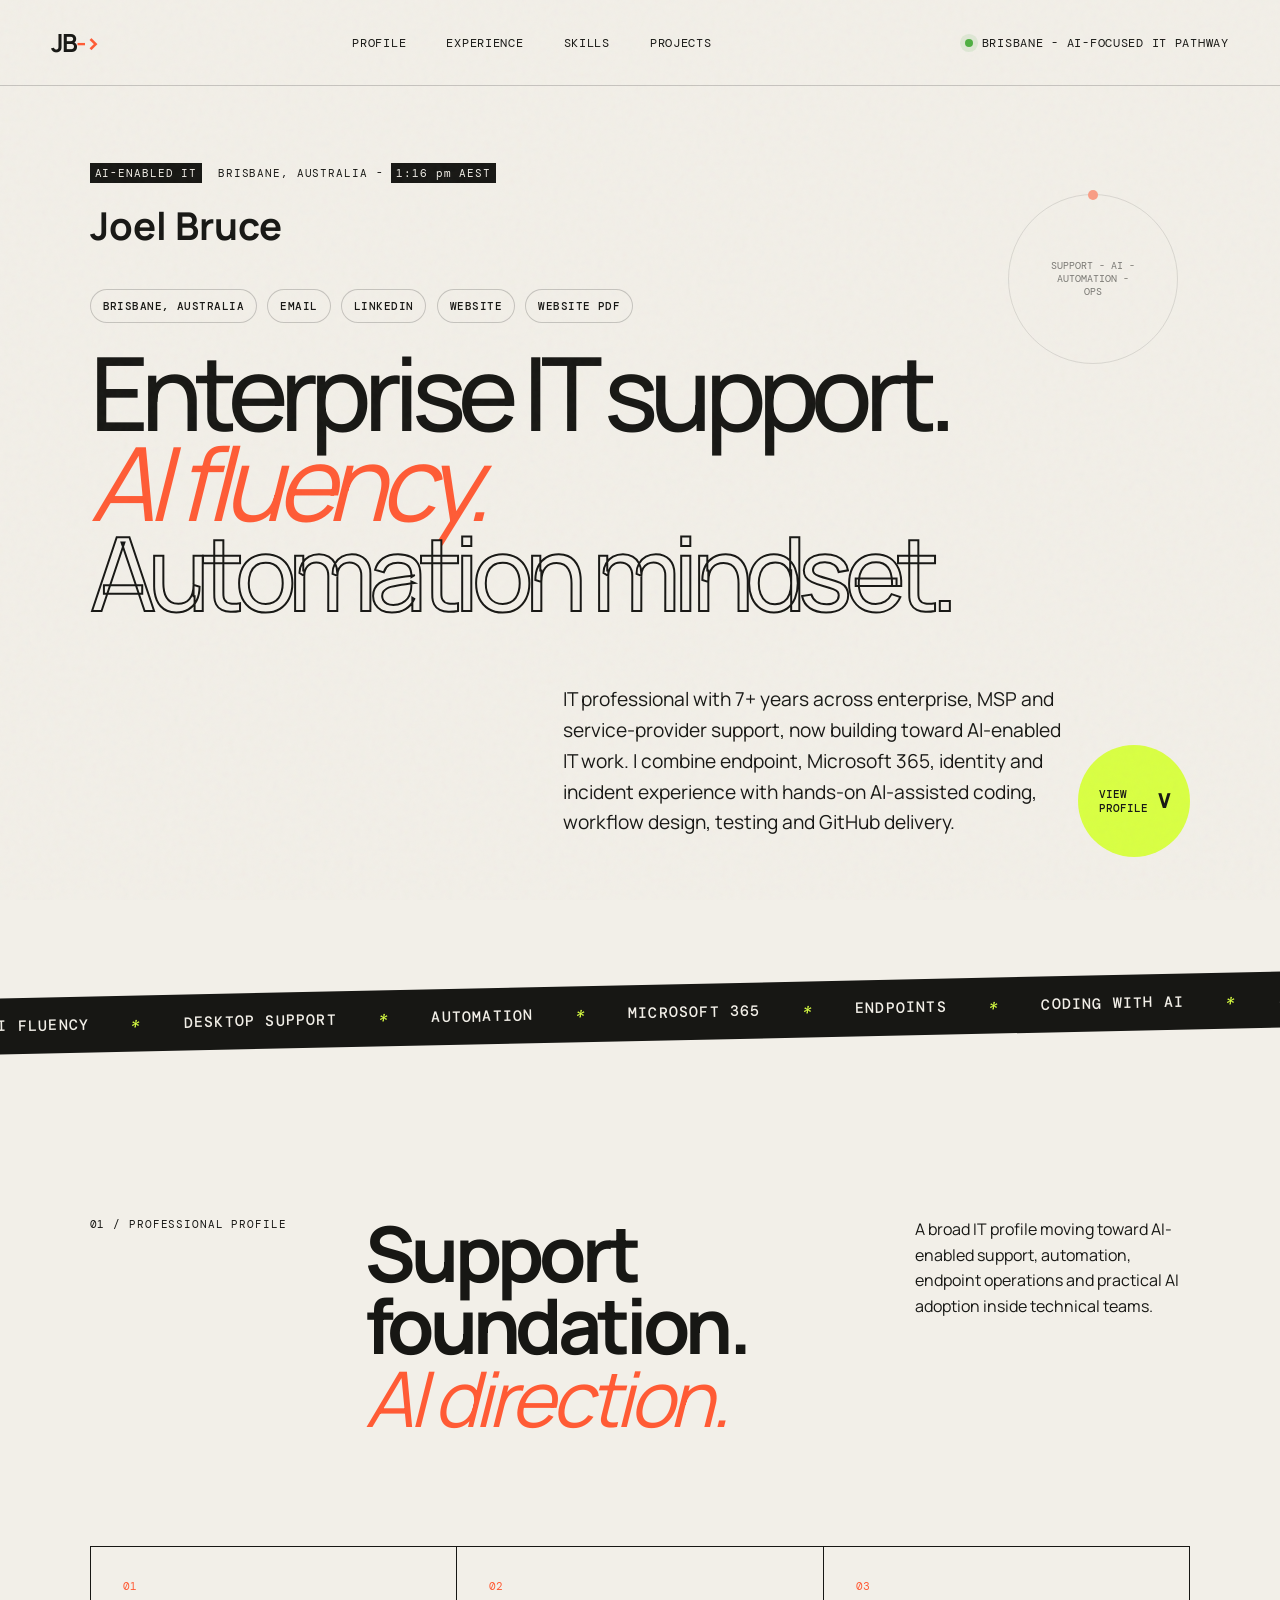
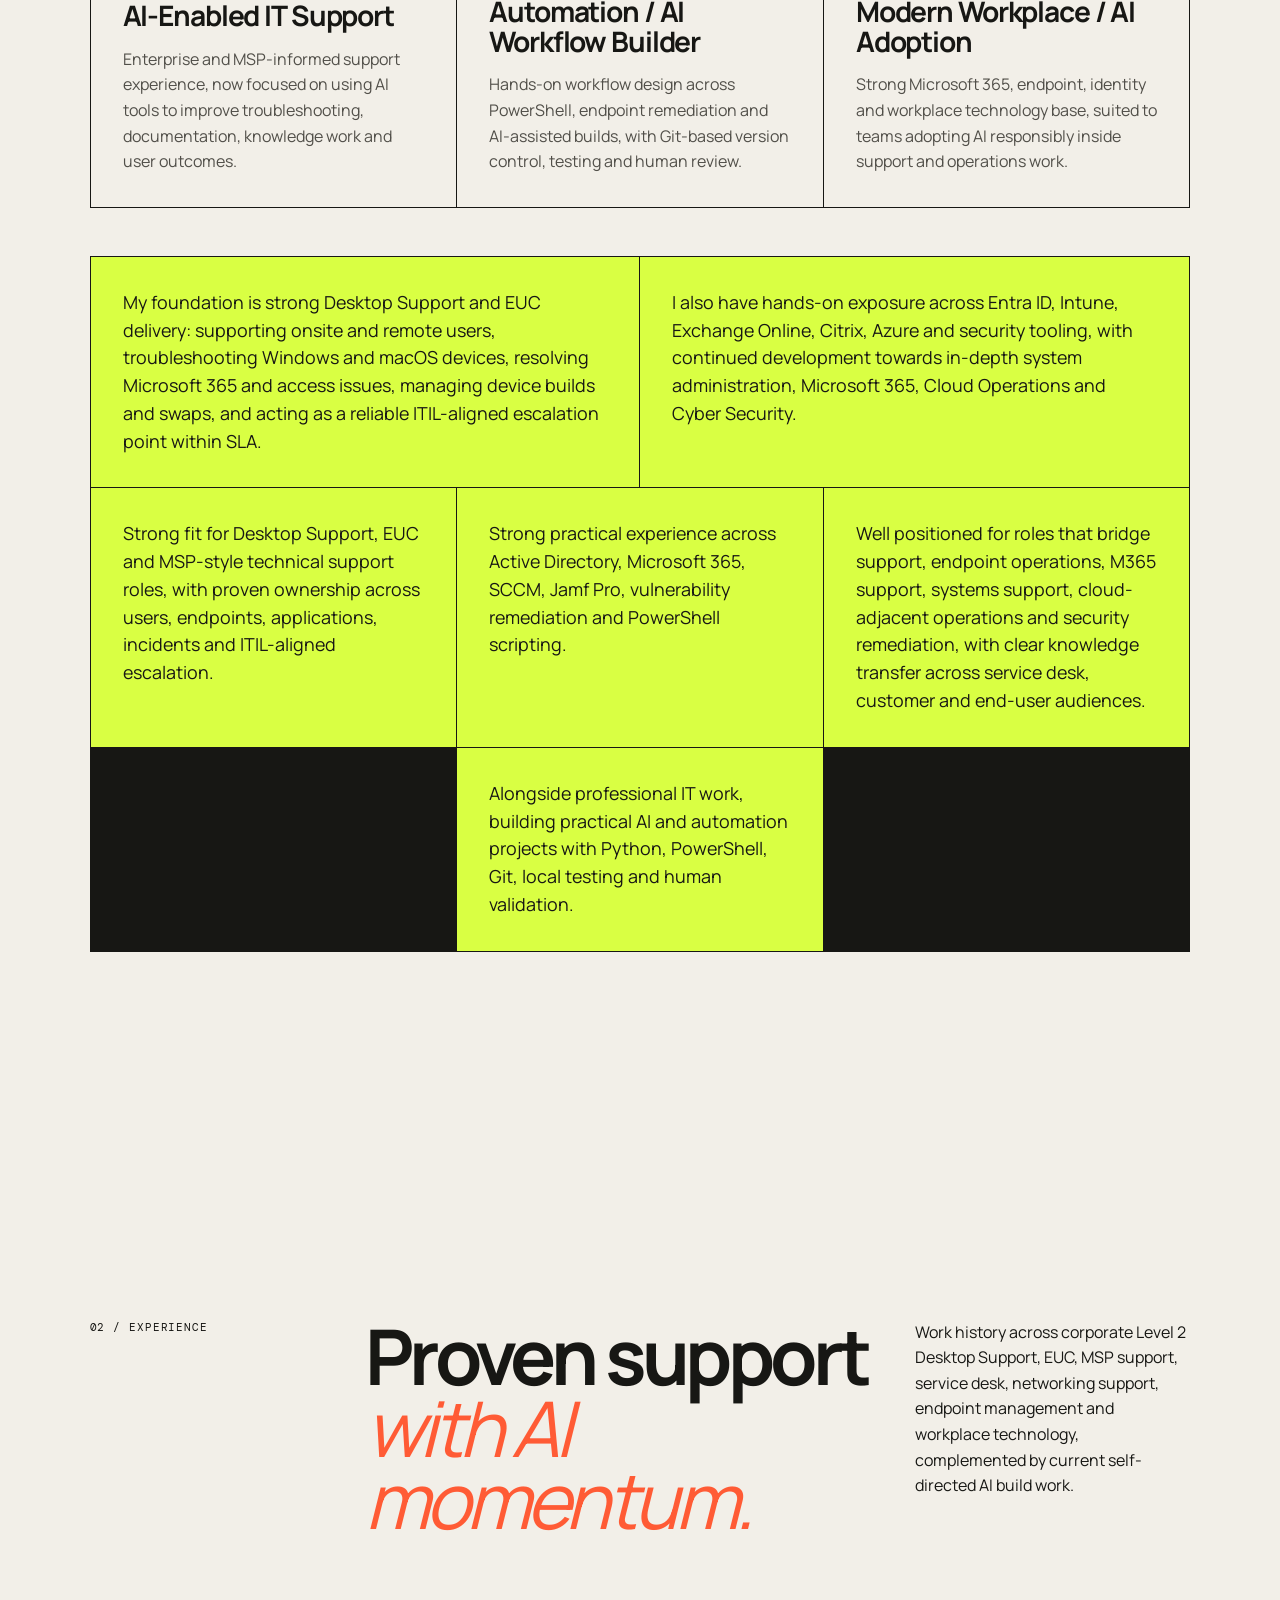
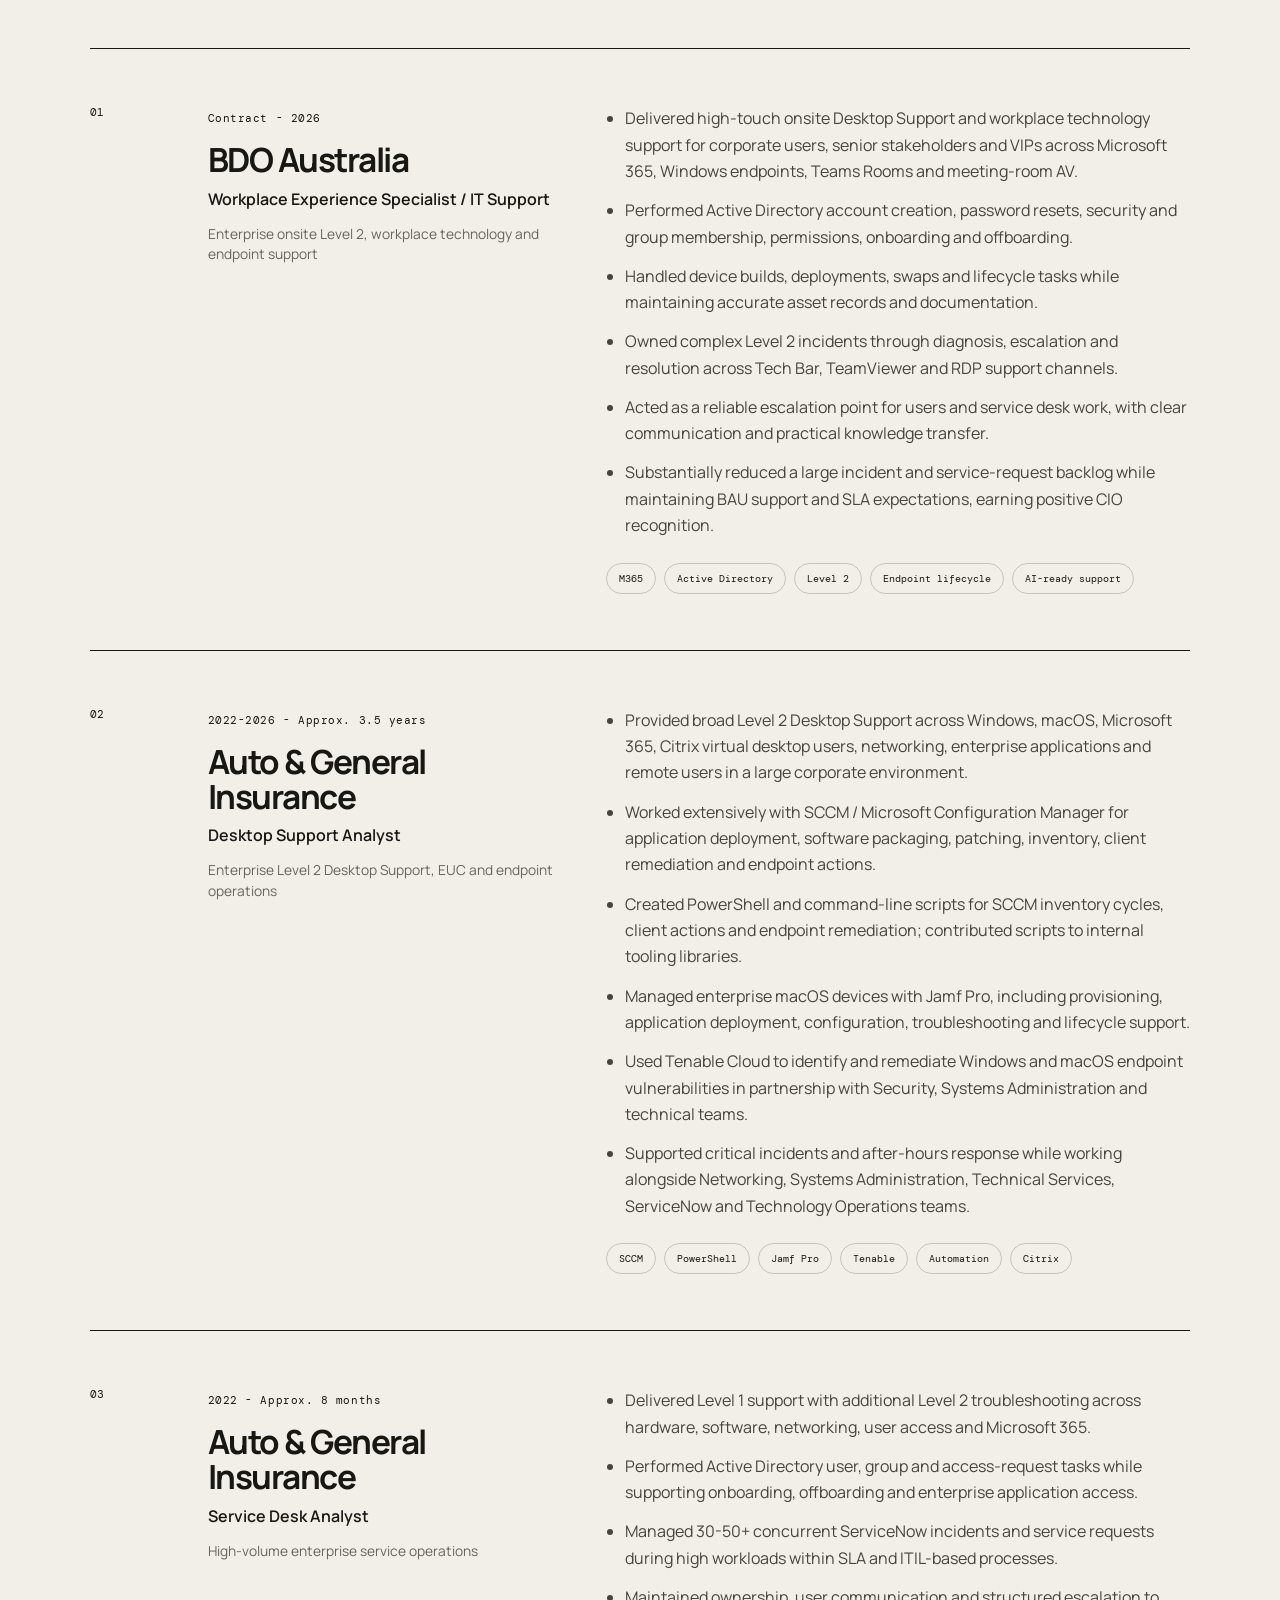
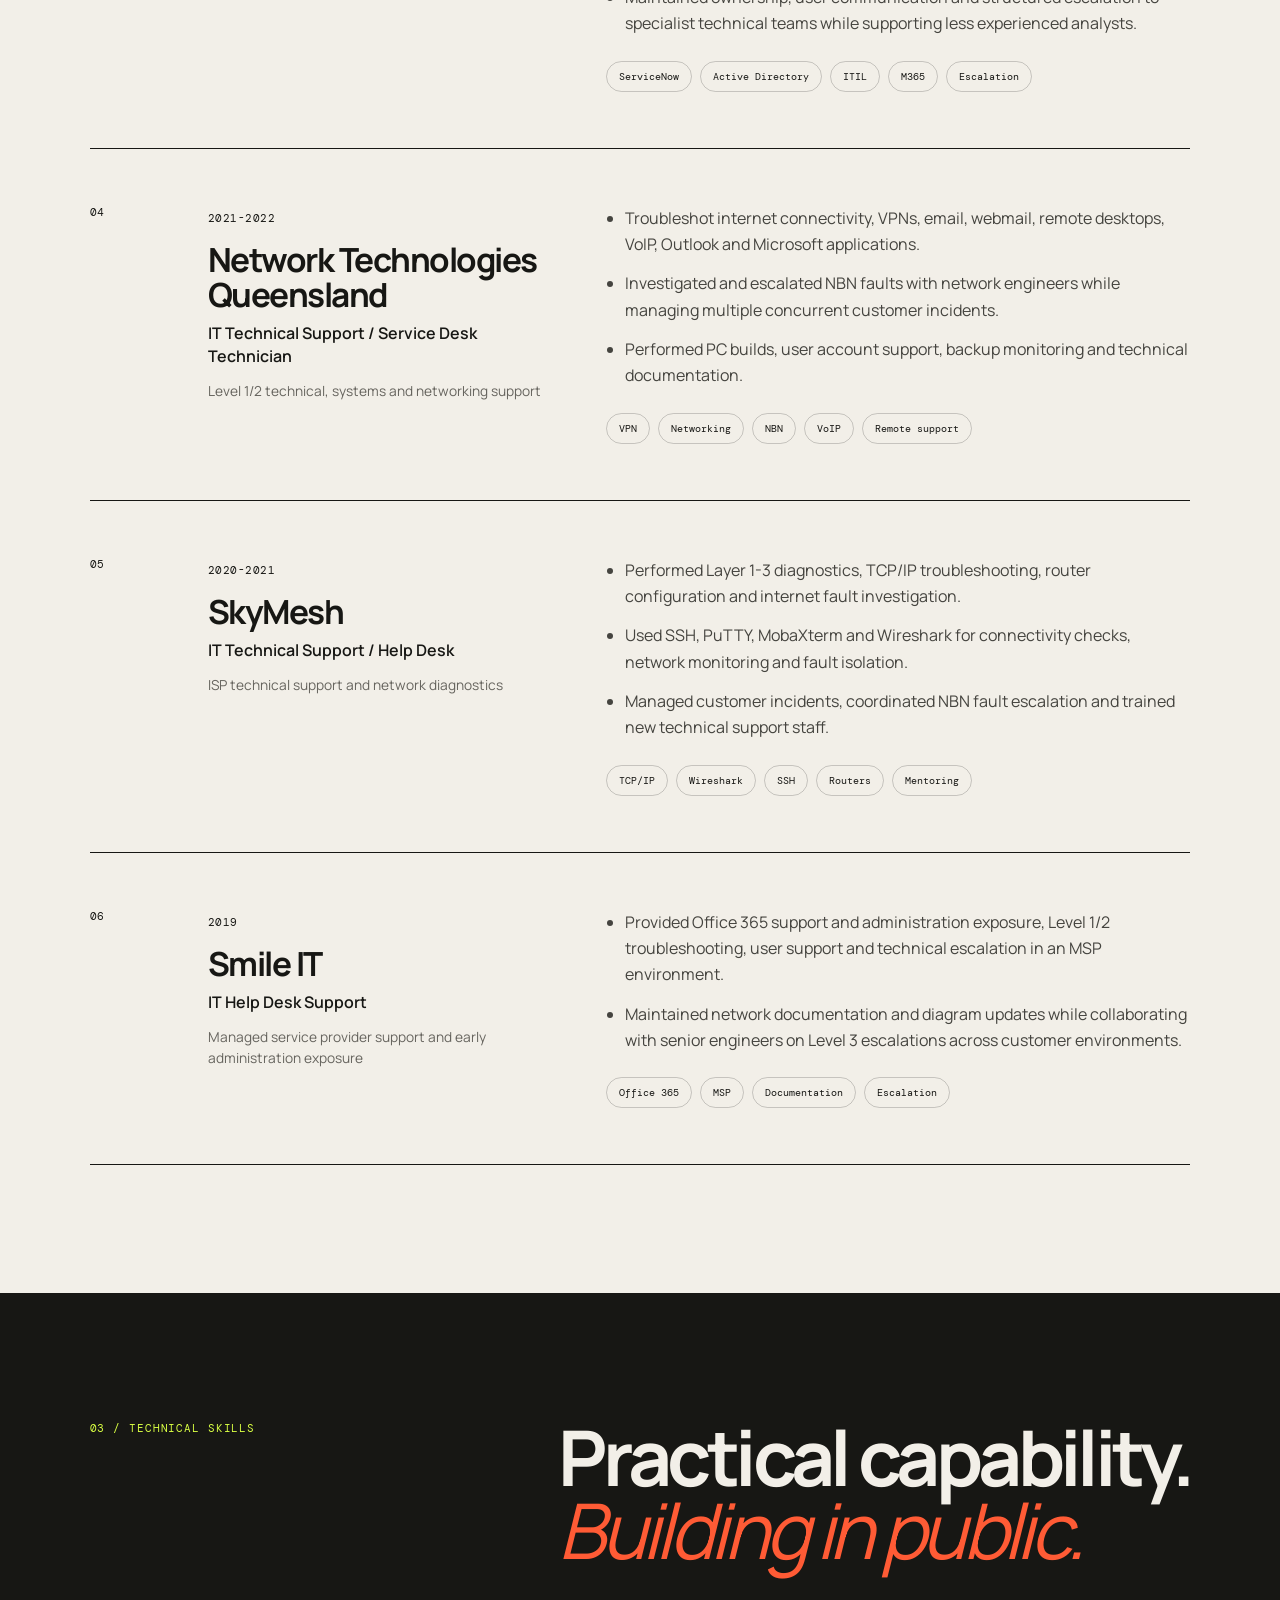
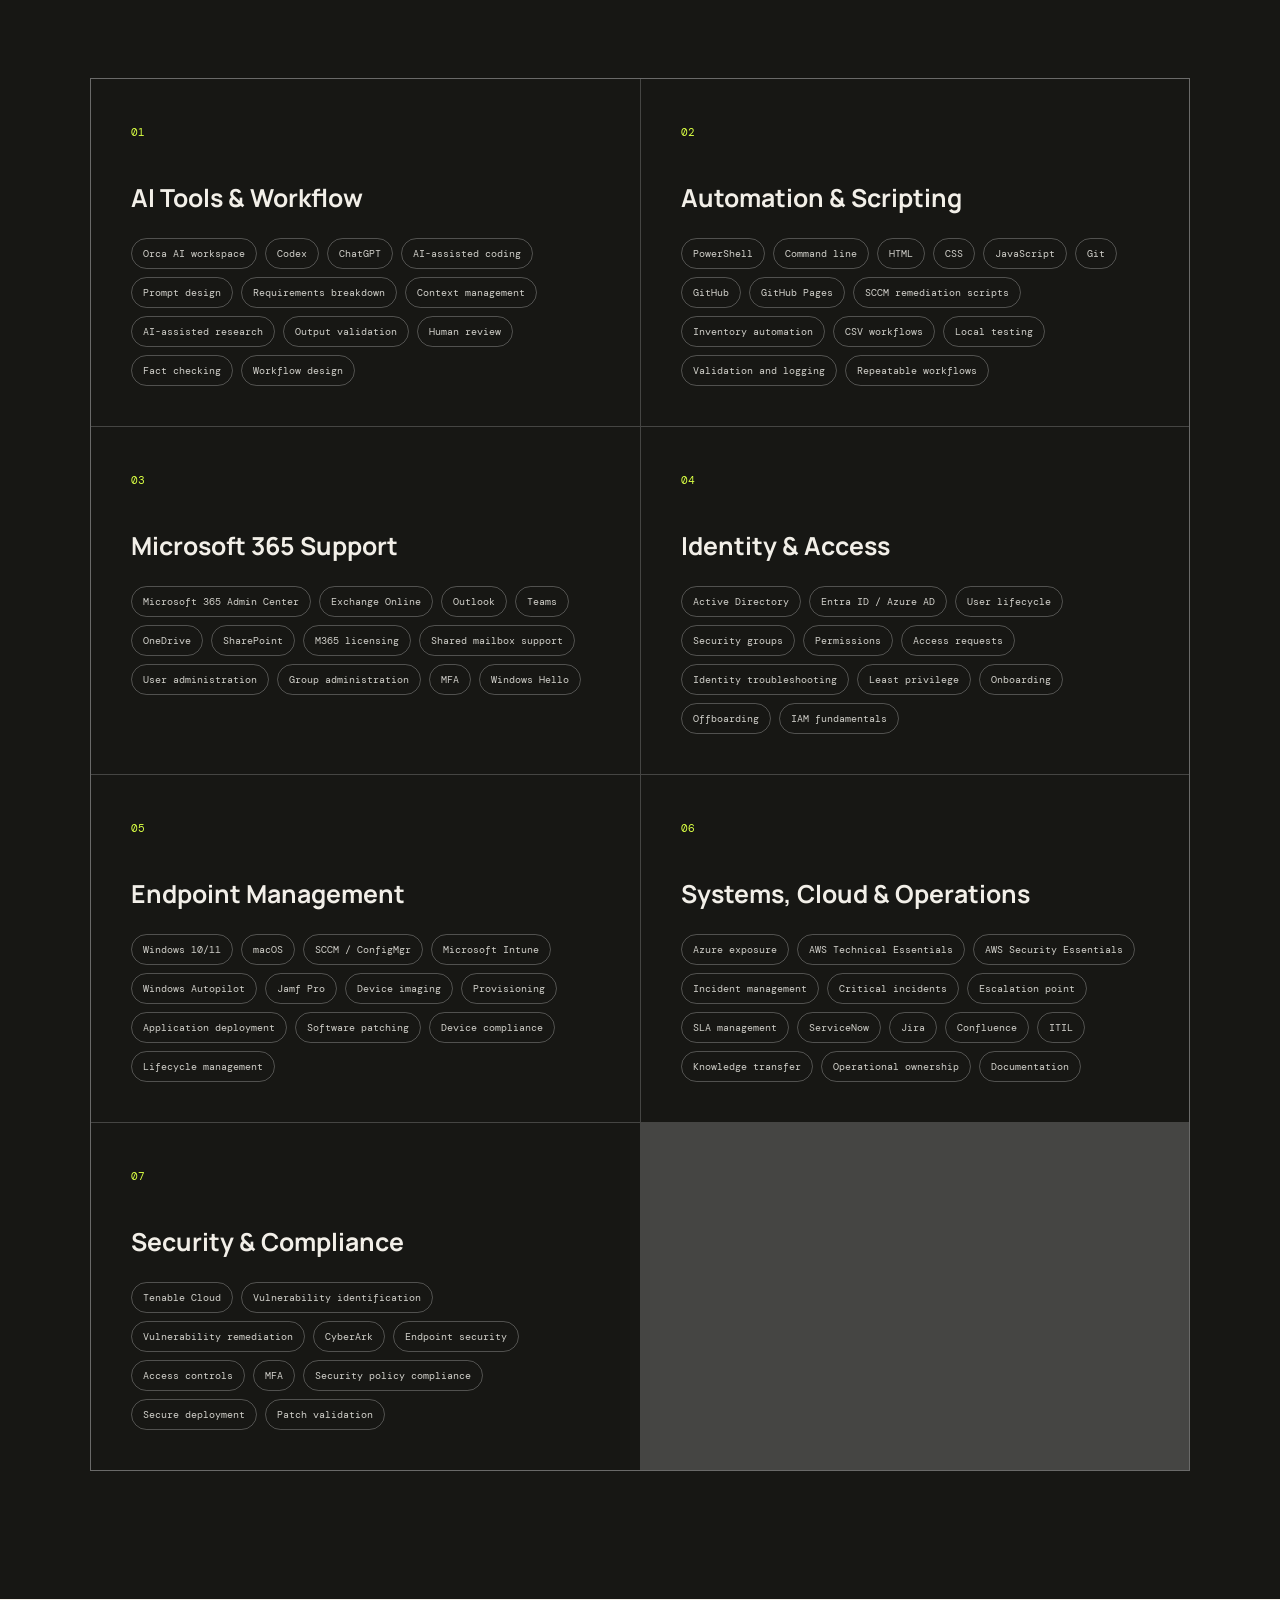
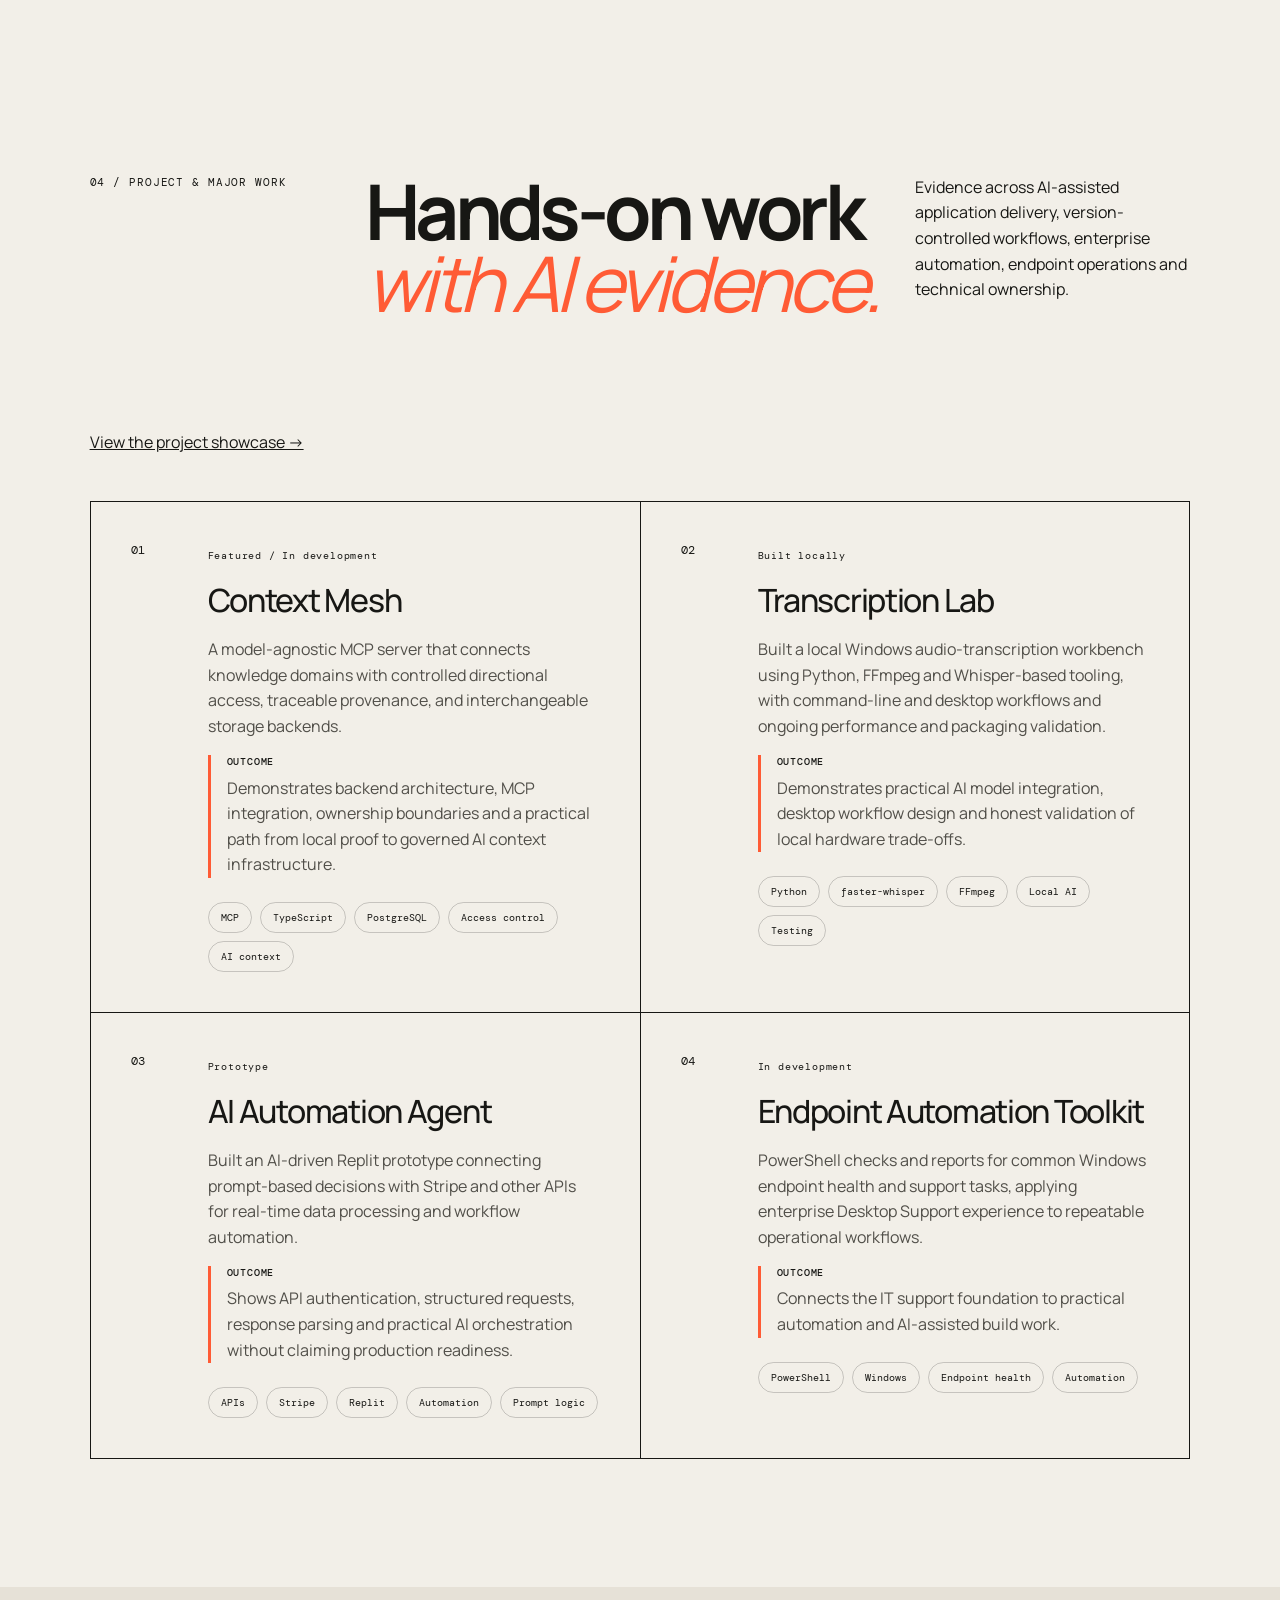
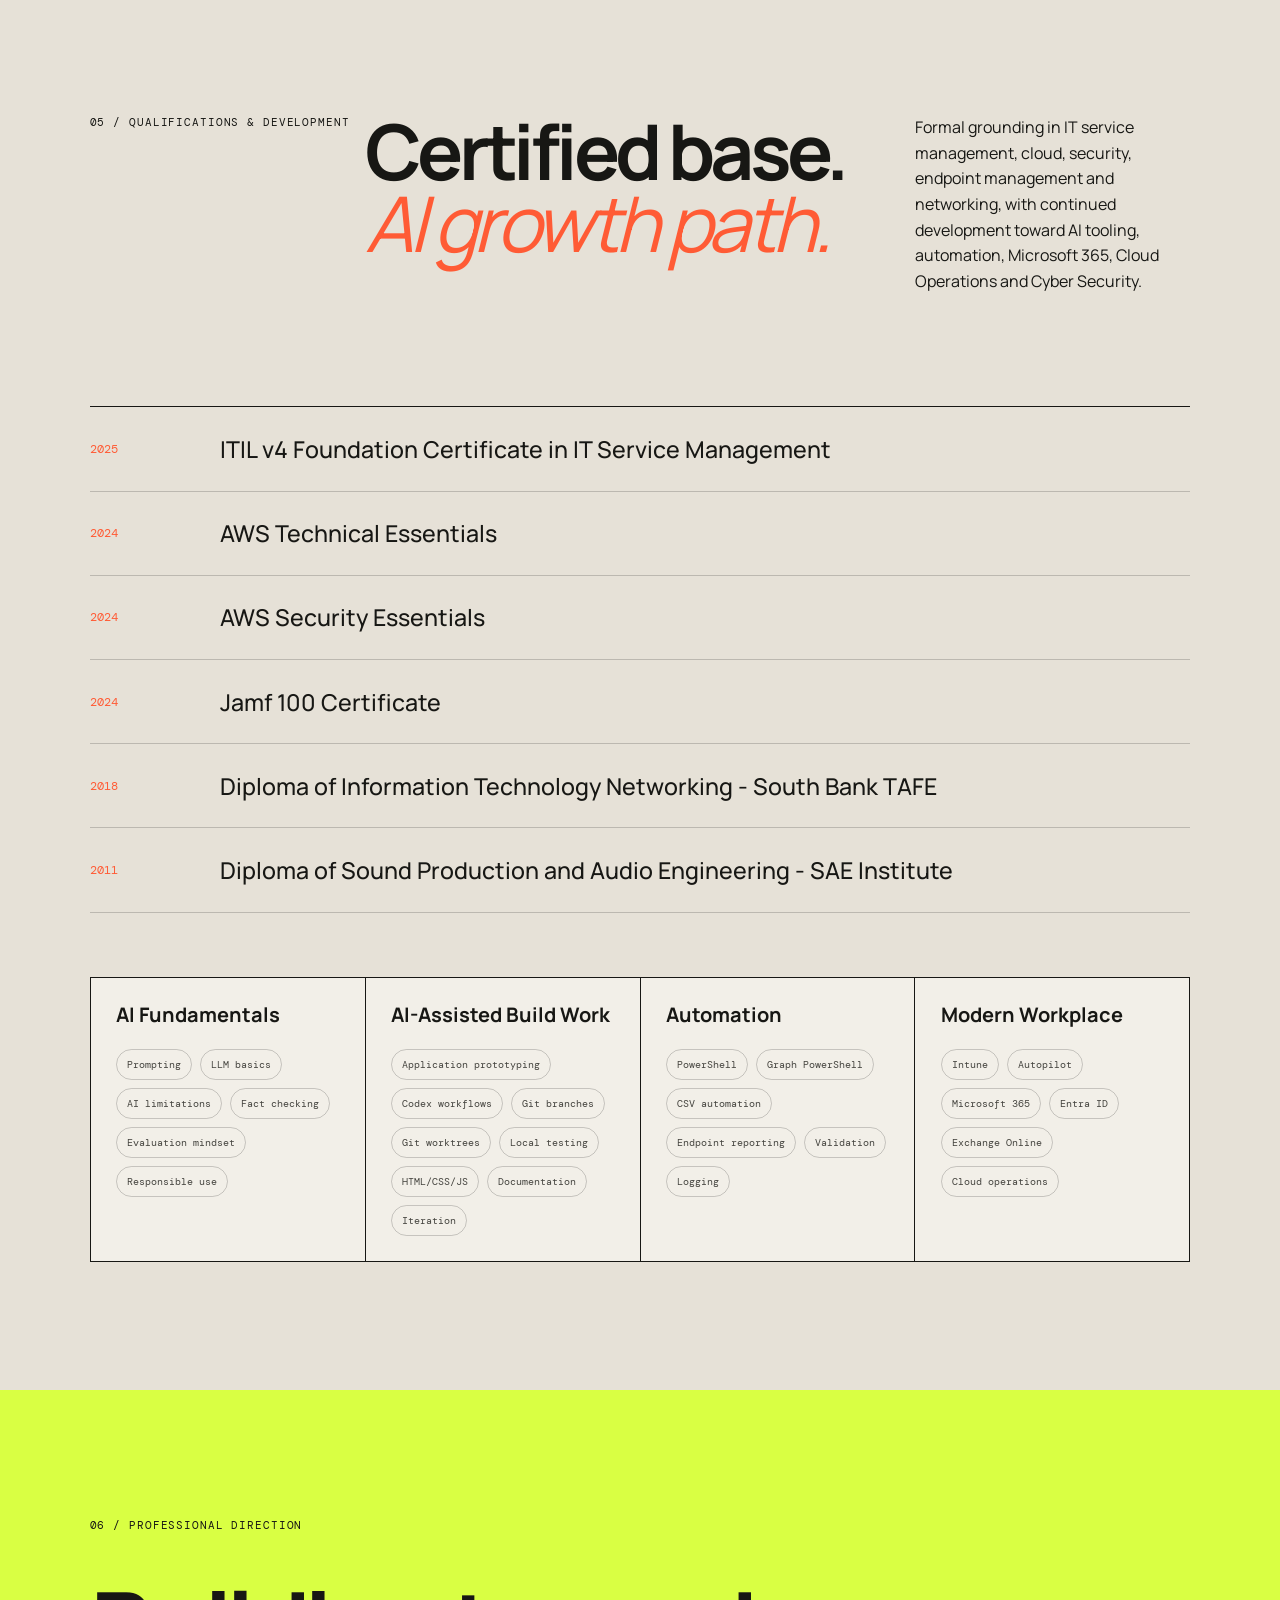
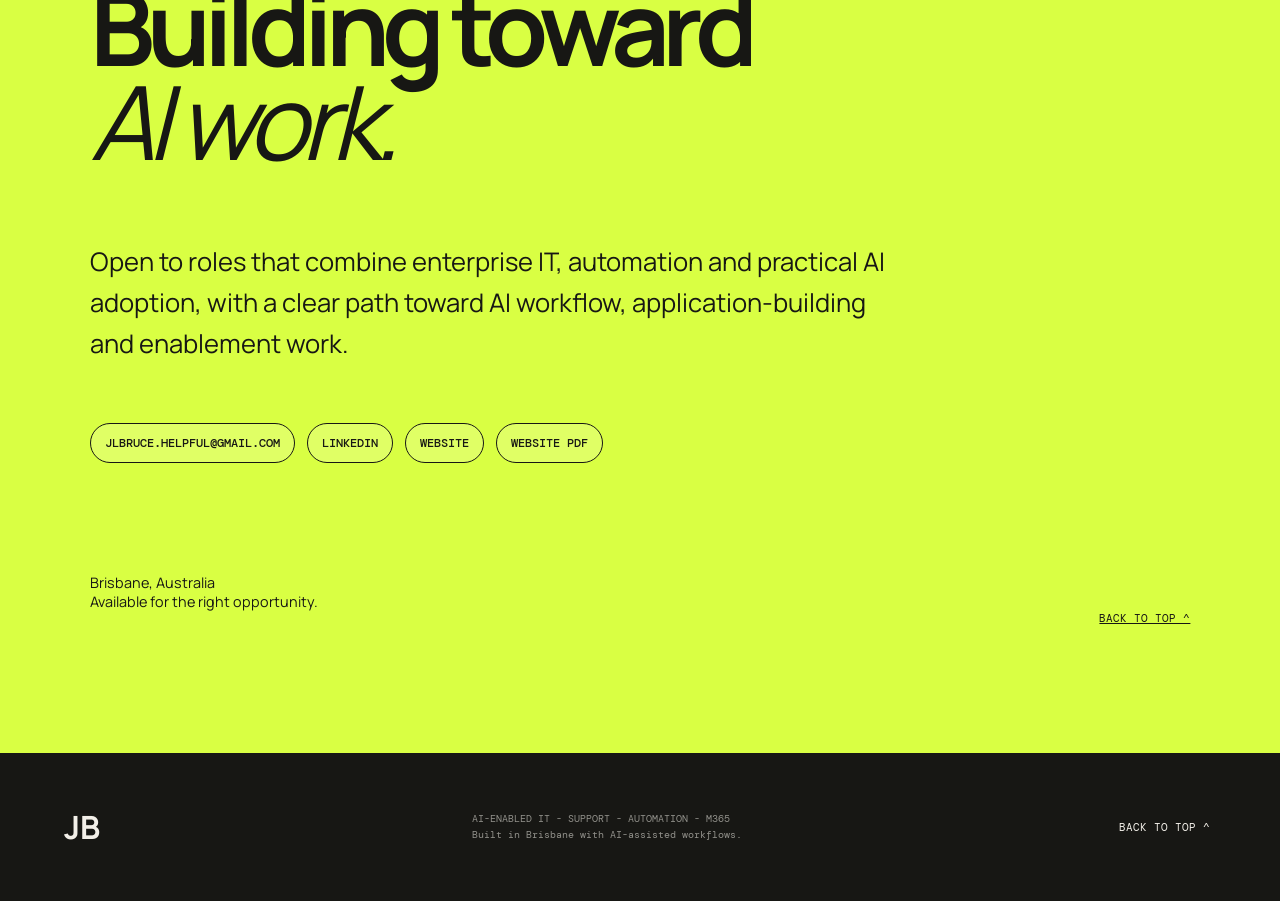
<file: index.html>
<!doctype html>
<html lang="en">
<head>
  <meta charset="UTF-8">
  <meta name="viewport" content="width=device-width,initial-scale=1">
  <meta name="description" content="Joel Bruce - Brisbane IT professional building toward AI-enabled support, automation and modern workplace roles.">
  <meta name="theme-color" content="#f2efe8">
  <title>Joel Bruce - AI-Enabled IT Support & Automation</title>
  <link rel="preconnect" href="https://fonts.googleapis.com">
  <link rel="preconnect" href="https://fonts.gstatic.com" crossorigin>
  <link href="https://fonts.googleapis.com/css2?family=DM+Mono:wght@300;400;500&family=Manrope:wght@400;500;600;700&display=swap" rel="stylesheet">
  <link rel="stylesheet" href="styles.css">
  <link rel="stylesheet" href="resume.css">
  <script src="content.js" defer></script>
  <script src="script.js" defer></script>
</head>
<body>
  <div class="noise" aria-hidden="true"></div>
  <header class="nav-wrap">
    <a class="monogram" href="#top" aria-label="Joel Bruce, home">JB<span>-></span></a>
    <nav aria-label="Primary navigation">
      <a href="#positioning">Profile</a>
      <a href="#experience">Experience</a>
      <a href="#skills">Skills</a>
      <a href="projects.html">Projects</a>
    </nav>
    <a class="availability" href="#contact"><span></span> Brisbane - AI-focused IT pathway</a>
  </header>

  <main id="top">
    <section class="hero section-pad">
      <div class="hero-kicker reveal"><span>AI-ENABLED IT</span> BRISBANE, AUSTRALIA - <span id="local-time">AEST</span></div>
      <p class="hero-name reveal">Joel Bruce</p>
      <div class="hero-contact reveal" aria-label="Primary contact details">
        <span>Brisbane, Australia</span>
        <a href="mailto:jlbruce.helpful@gmail.com">Email</a>
        <a href="https://www.linkedin.com/in/joellbruce370/" target="_blank" rel="noreferrer">LinkedIn</a>
        <a href="https://jlbrucehelpful-hash.github.io/joel-resume/" target="_blank" rel="noreferrer">Website</a>
        <a href="portfolio-pdf.html" target="_blank" rel="noreferrer" title="Open the complete website portfolio PDF view">Website PDF</a>
      </div>
      <h1 class="reveal">Enterprise IT support.<br><em>AI fluency.</em><br><span class="outlined">Automation mindset.</span></h1>
      <div class="hero-bottom reveal">
        <p>IT professional with 7+ years across enterprise, MSP and service-provider support, now building toward AI-enabled IT work. I combine endpoint, Microsoft 365, identity and incident experience with hands-on AI-assisted coding, workflow design, testing and GitHub delivery.</p>
        <a class="circle-link" href="#positioning"><span>View<br>profile</span><b>v</b></a>
      </div>
      <div class="orbit" aria-hidden="true">
        <div class="orbit-ring"></div>
        <span>SUPPORT - AI - AUTOMATION - OPS</span>
      </div>
    </section>

    <section class="marquee" aria-label="Core capabilities">
      <div>AI FLUENCY <i>*</i> DESKTOP SUPPORT <i>*</i> AUTOMATION <i>*</i> MICROSOFT 365 <i>*</i> ENDPOINTS <i>*</i> CODING WITH AI <i>*</i> SECURITY REMEDIATION <i>*</i></div>
    </section>

    <section id="positioning" class="profile section-pad">
      <div class="section-heading reveal">
        <span>01 / PROFESSIONAL PROFILE</span>
        <h2>Support foundation.<br><em>AI direction.</em></h2>
        <p>A broad IT profile moving toward AI-enabled support, automation, endpoint operations and practical AI adoption inside technical teams.</p>
      </div>
      <div id="target-roles" class="target-roles reveal"></div>
      <div id="admin-proof" class="admin-proof"></div>
    </section>

    <section id="experience" class="work section-pad">
      <div class="section-heading reveal">
        <span>02 / EXPERIENCE</span>
        <h2>Proven support<br><em>with AI momentum.</em></h2>
        <p>Work history across corporate Level 2 Desktop Support, EUC, MSP support, service desk, networking support, endpoint management and workplace technology, complemented by current self-directed AI build work.</p>
      </div>
      <div id="role-list" class="role-list"></div>
    </section>

    <section id="skills" class="approach section-pad">
      <div class="approach-title reveal">
        <span>03 / TECHNICAL SKILLS</span>
        <h2>Practical capability.<br><em>Building in public.</em></h2>
      </div>
      <div id="skill-groups" class="skill-groups"></div>
    </section>

    <section id="projects" class="projects section-pad">
      <div class="section-heading reveal">
        <span>04 / PROJECT & MAJOR WORK</span>
        <h2>Hands-on work<br><em>with AI evidence.</em></h2>
        <p>Evidence across AI-assisted application delivery, version-controlled workflows, enterprise automation, endpoint operations and technical ownership.</p>
      </div>
      <p class="projects-link-wrap reveal"><a class="back-link" href="projects.html">View the project showcase →</a></p>
      <div id="project-list" class="project-list"></div>
    </section>

    <section id="qualifications" class="qualifications section-pad">
      <div class="section-heading reveal">
        <span>05 / QUALIFICATIONS & DEVELOPMENT</span>
        <h2>Certified base.<br><em>AI growth path.</em></h2>
        <p>Formal grounding in IT service management, cloud, security, endpoint management and networking, with continued development toward AI tooling, automation, Microsoft 365, Cloud Operations and Cyber Security.</p>
      </div>
      <div id="cert-list" class="cert-list"></div>
      <div id="next-focus" class="next-focus reveal"></div>
    </section>

    <section id="contact" class="contact section-pad">
      <span class="reveal">06 / PROFESSIONAL DIRECTION</span>
      <h2 class="reveal">Building toward<br><em>AI work.</em></h2>
      <p class="contact-lead reveal">Open to roles that combine enterprise IT, automation and practical AI adoption, with a clear path toward AI workflow, application-building and enablement work.</p>
      <div class="contact-links reveal" aria-label="Contact details">
        <a href="mailto:jlbruce.helpful@gmail.com">jlbruce.helpful@gmail.com</a>
        <a href="https://www.linkedin.com/in/joellbruce370/" target="_blank" rel="noreferrer">LinkedIn</a>
        <a href="https://jlbrucehelpful-hash.github.io/joel-resume/" target="_blank" rel="noreferrer">Website</a>
        <a href="portfolio-pdf.html" target="_blank" rel="noreferrer" title="Open the complete website portfolio PDF view">Website PDF</a>
      </div>
      <div class="contact-meta reveal">
        <p>Brisbane, Australia<br>Available for the right opportunity.</p>
        <a href="#top">BACK TO TOP ^</a>
      </div>
    </section>
  </main>

  <footer>
    <a href="#top">JB</a>
    <p>AI-ENABLED IT - SUPPORT - AUTOMATION - M365<br>Built in Brisbane with AI-assisted workflows.</p>
    <button id="top-button">BACK TO TOP ^</button>
  </footer>
</body>
</html>
</file>
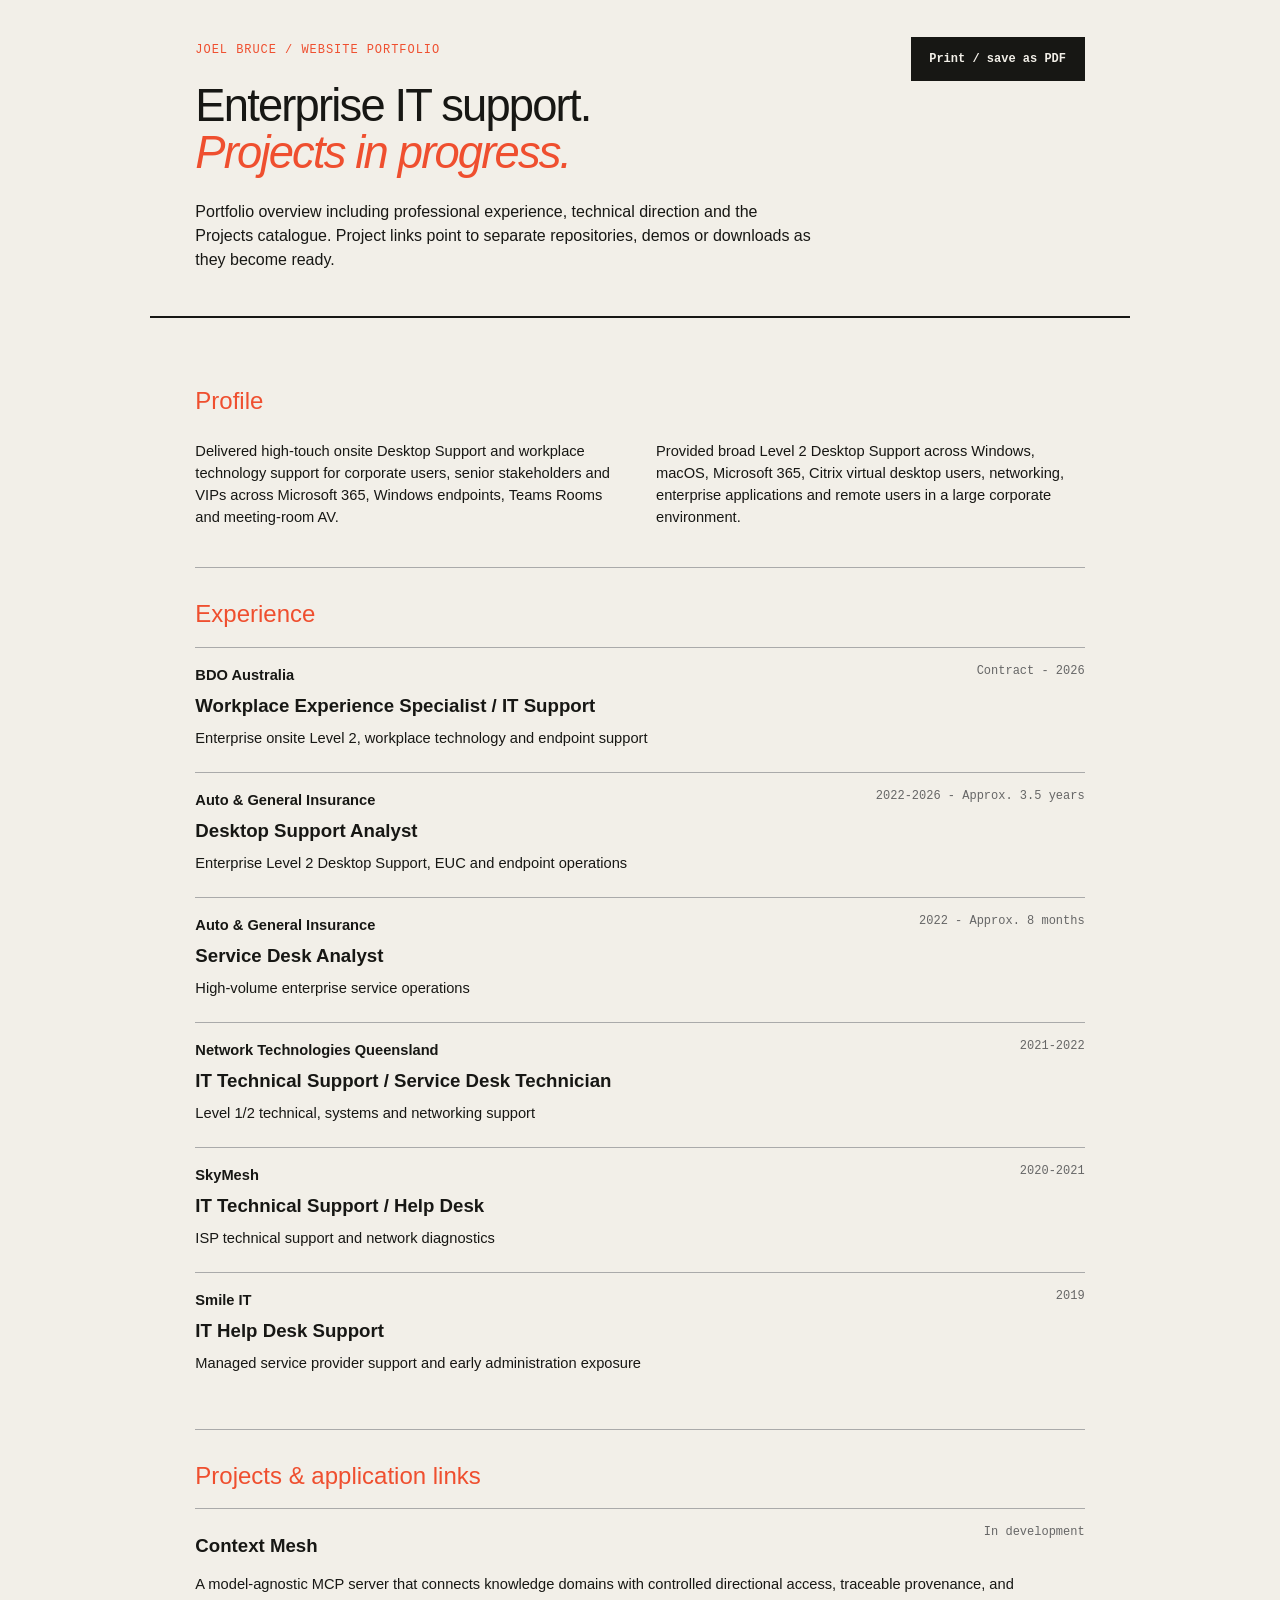
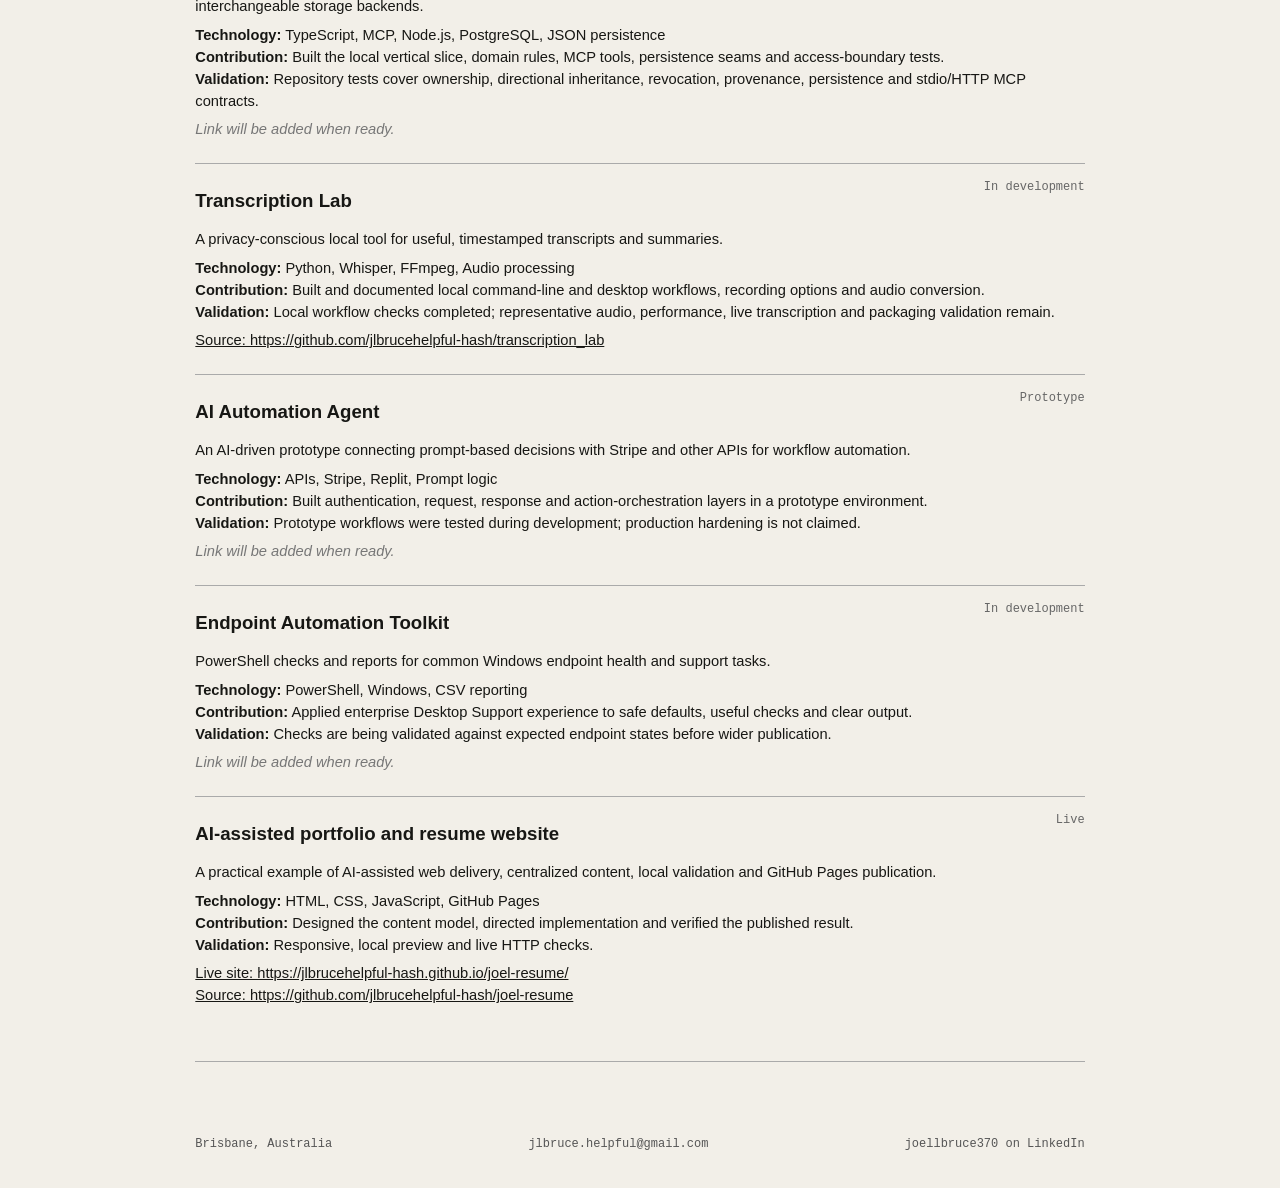
<file: portfolio-pdf.html>
<!doctype html><html lang="en"><head><meta charset="UTF-8"><meta name="viewport" content="width=device-width,initial-scale=1"><title>Joel Bruce - Website Portfolio PDF</title><link rel="stylesheet" href="portfolio-pdf.css"><script src="content.js" defer></script><script src="projects-data.js" defer></script><script src="portfolio-pdf.js" defer></script></head><body><header><div><span class="eyebrow">JOEL BRUCE / WEBSITE PORTFOLIO</span><h1>Enterprise IT support.<br><em>Projects in progress.</em></h1><p>Portfolio overview including professional experience, technical direction and the Projects catalogue. Project links point to separate repositories, demos or downloads as they become ready.</p></div><button type="button" onclick="window.print()">Print / save as PDF</button></header><main><section><h2>Profile</h2><div id="profile"></div></section><section><h2>Experience</h2><div id="experience"></div></section><section><h2>Projects & application links</h2><div id="projects"></div></section></main><footer><span>Brisbane, Australia</span><span>jlbruce.helpful@gmail.com</span><span>joellbruce370 on LinkedIn</span></footer></body></html>
</file>
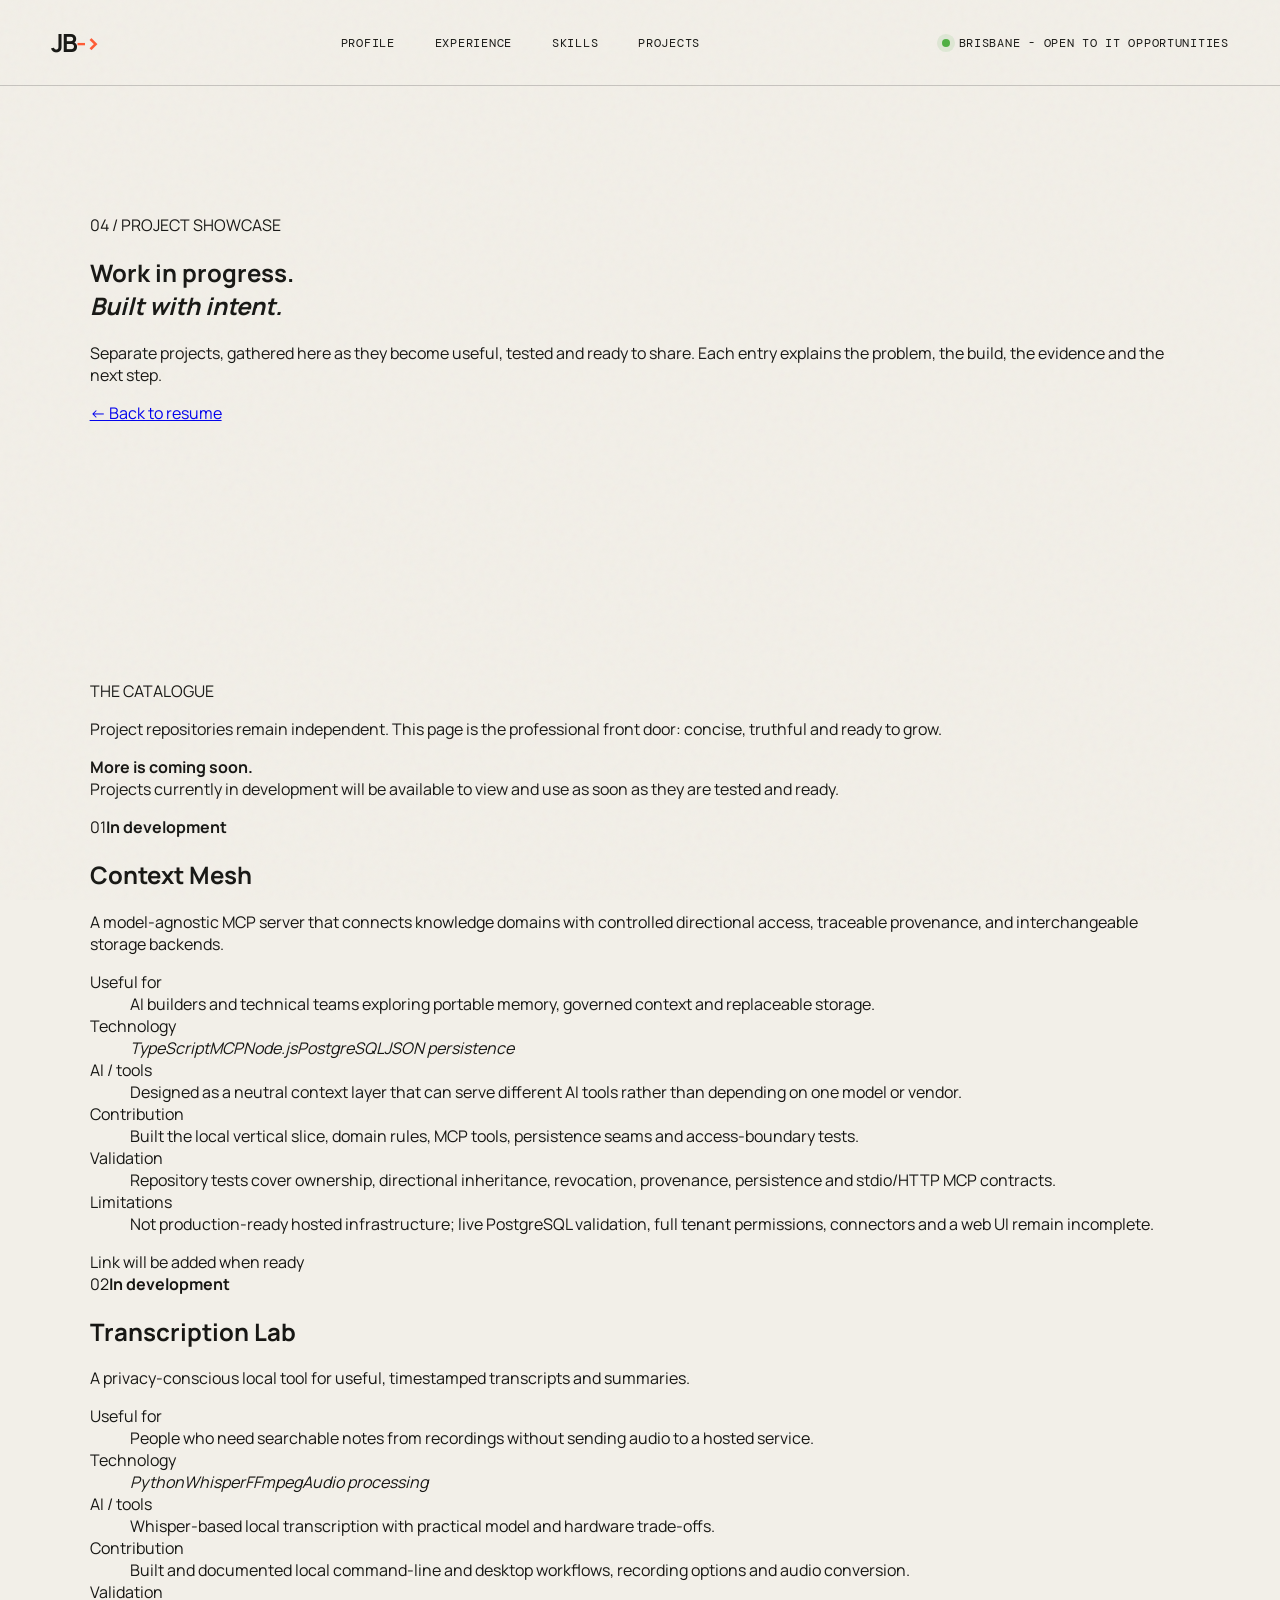
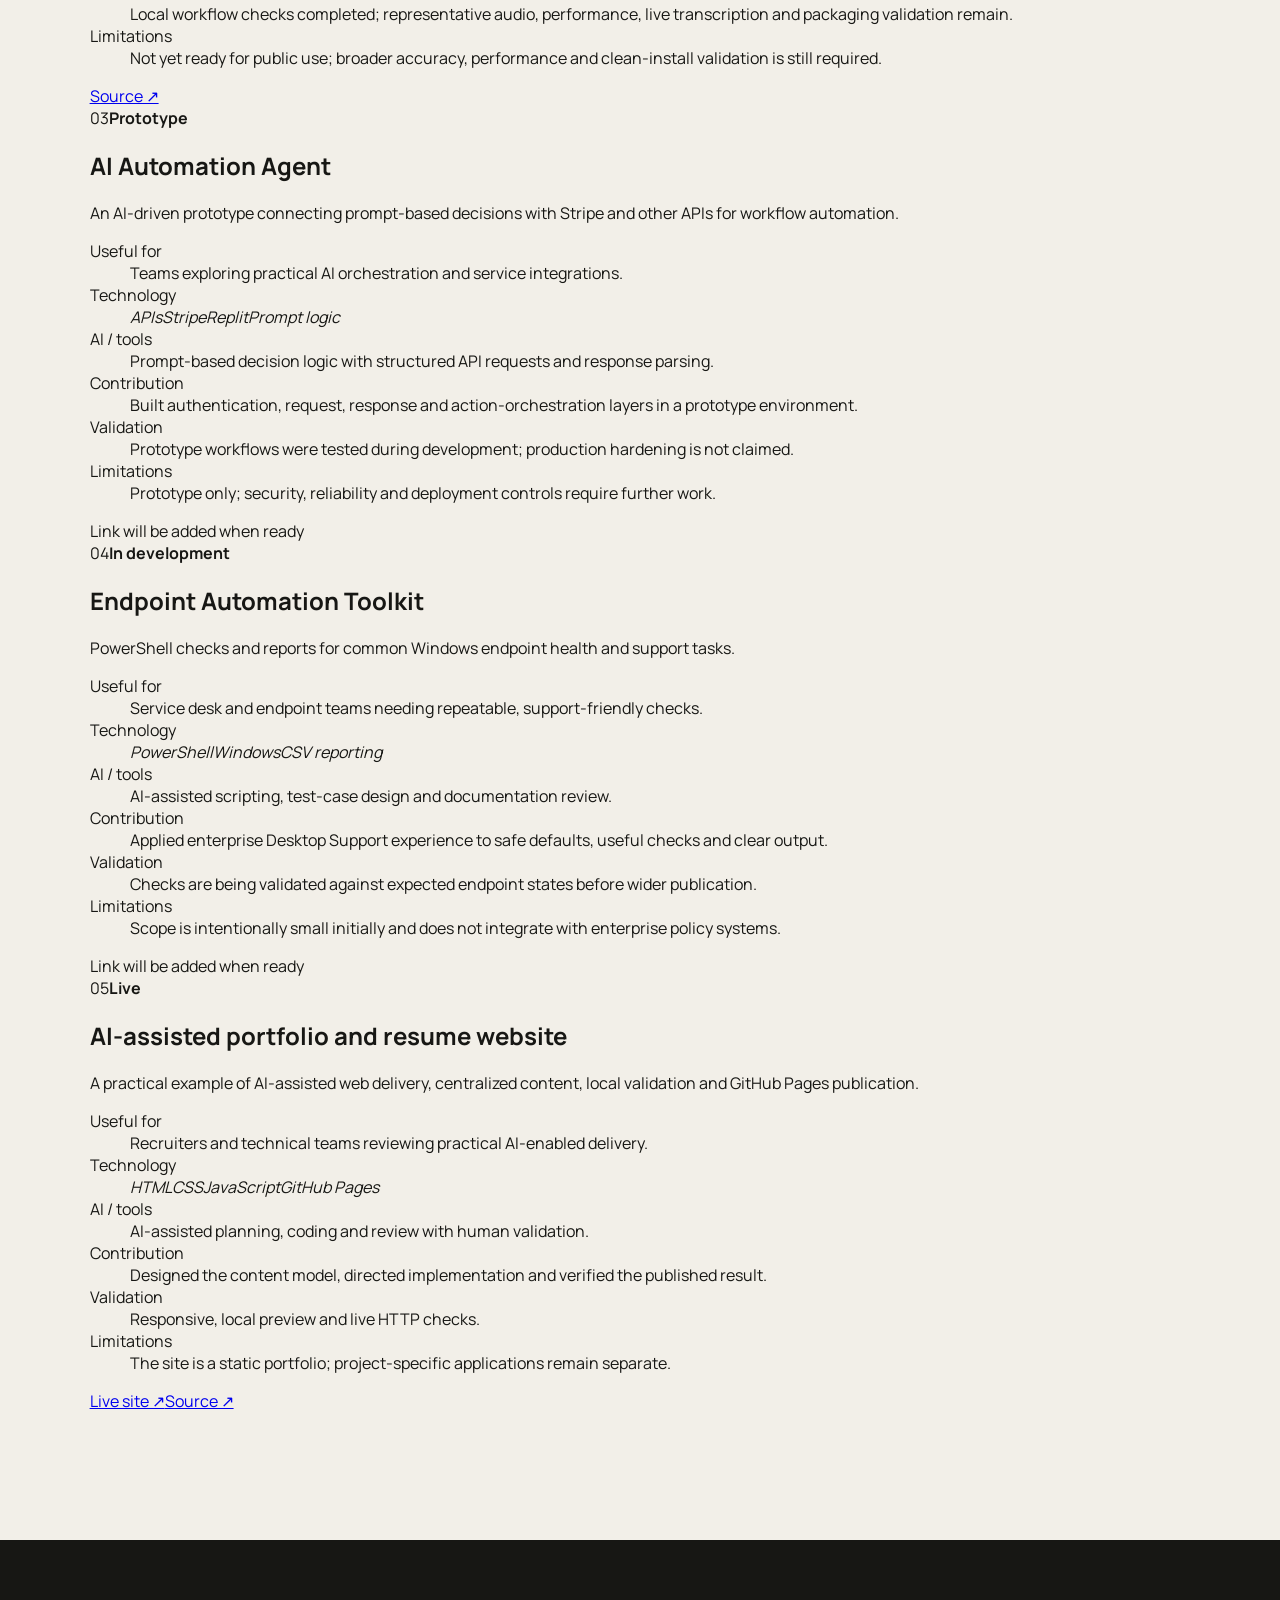
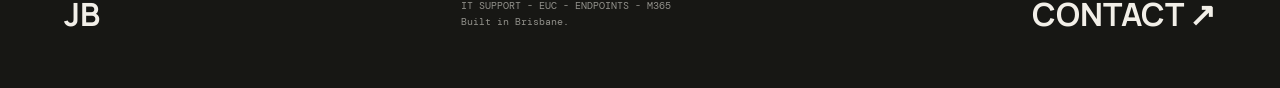
<file: projects.html>
<!doctype html>
<html lang="en">
<head>
  <meta charset="UTF-8"><meta name="viewport" content="width=device-width,initial-scale=1">
  <meta name="description" content="Joel Bruce project showcase: practical IT, endpoint, automation and AI-assisted work.">
  <title>Projects - Joel Bruce</title>
  <link rel="preconnect" href="https://fonts.googleapis.com"><link rel="preconnect" href="https://fonts.gstatic.com" crossorigin>
  <link href="https://fonts.googleapis.com/css2?family=DM+Mono:wght@300;400;500&family=Manrope:wght@400;500;600;700&display=swap" rel="stylesheet">
  <link rel="stylesheet" href="styles.css"><link rel="stylesheet" href="resume.css">
  <script src="projects-data.js" defer></script><script src="projects-page.js" defer></script>
</head>
<body><div class="noise" aria-hidden="true"></div>
  <header class="nav-wrap"><a class="monogram" href="index.html" aria-label="Joel Bruce, home">JB<span>-></span></a><nav aria-label="Primary navigation"><a href="index.html#positioning">Profile</a><a href="index.html#experience">Experience</a><a href="index.html#skills">Skills</a><a href="projects.html" aria-current="page">Projects</a></nav><a class="availability" href="index.html#contact"><span></span> Brisbane - Open to IT opportunities</a></header>
  <main class="showcase-page"><section class="showcase-hero section-pad"><span>04 / PROJECT SHOWCASE</span><h1>Work in progress.<br><em>Built with intent.</em></h1><p>Separate projects, gathered here as they become useful, tested and ready to share. Each entry explains the problem, the build, the evidence and the next step.</p><a class="back-link" href="index.html">← Back to resume</a></section>
  <section class="showcase-grid section-pad"><div class="showcase-intro"><span>THE CATALOGUE</span><p>Project repositories remain independent. This page is the professional front door: concise, truthful and ready to grow.</p><p class="showcase-coming"><strong>More is coming soon.</strong><br>Projects currently in development will be available to view and use as soon as they are tested and ready.</p></div><div id="project-cards" class="showcase-cards"></div></section></main>
  <footer><a href="index.html">JB</a><p>IT SUPPORT - EUC - ENDPOINTS - M365<br>Built in Brisbane.</p><a href="index.html#contact">CONTACT ↗</a></footer>
</body></html>
</file>
<file: styles.css>
:root{--paper:#f2efe8;--ink:#171714;--acid:#d9ff43;--orange:#ff5b35;--line:rgba(23,23,20,.2);--mono:'DM Mono',monospace;--sans:'Manrope',sans-serif}*{box-sizing:border-box}html{scroll-behavior:smooth}body{margin:0;background:var(--paper);color:var(--ink);font-family:var(--sans);font-size:16px;overflow-x:hidden}.noise{position:fixed;inset:0;opacity:.035;pointer-events:none;z-index:20;background-image:url("data:image/svg+xml,%3Csvg viewBox='0 0 180 180' xmlns='http://www.w3.org/2000/svg'%3E%3Cfilter id='n'%3E%3CfeTurbulence type='fractalNoise' baseFrequency='.8' numOctaves='4' stitchTiles='stitch'/%3E%3C/filter%3E%3Crect width='100%25' height='100%25' filter='url(%23n)'/%3E%3C/svg%3E")}.nav-wrap{height:86px;padding:0 4vw;display:flex;align-items:center;justify-content:space-between;border-bottom:1px solid var(--line);position:relative;z-index:5}.monogram{font-size:25px;font-weight:700;text-decoration:none;color:var(--ink);letter-spacing:-2px}.monogram span{color:var(--orange)}nav{display:flex;gap:2.5rem}nav a,.availability{font:400 12px var(--mono);color:var(--ink);text-decoration:none;text-transform:uppercase;letter-spacing:.06em}.availability{display:flex;align-items:center;gap:9px}.availability span{width:8px;height:8px;background:#4faf42;border-radius:50%;box-shadow:0 0 0 5px rgba(79,175,66,.12)}.section-pad{padding:8rem 7vw}.hero{min-height:calc(100vh - 86px);position:relative;padding-top:5rem;display:flex;flex-direction:column;justify-content:space-between}.hero-kicker,.section-heading>span,.approach-title>span,.about-copy>span,.contact>span{font:400 11px var(--mono);letter-spacing:.08em}.hero-kicker span{background:var(--ink);color:var(--paper);padding:3px 5px;margin-right:8px}.hero h1{font-size:clamp(3.5rem,8vw,8.4rem);font-weight:500;line-height:.88;letter-spacing:-.075em;margin:1.5rem 0 3rem;position:relative;z-index:2}.hero h1 em,.section-heading h2 em,.approach h2 em,.contact h2 em{font-weight:400;color:var(--orange);font-style:italic}.outlined{color:var(--paper);-webkit-text-stroke:2px var(--ink)}.hero-bottom{display:flex;justify-content:space-between;align-items:flex-end;margin-left:43%}.hero-bottom p{max-width:510px;font-size:clamp(1.05rem,1.5vw,1.35rem);line-height:1.6}.circle-link{width:112px;height:112px;border-radius:50%;background:var(--acid);color:var(--ink);display:flex;align-items:center;justify-content:center;gap:10px;text-decoration:none;font:500 11px var(--mono);text-transform:uppercase;transition:transform .3s}.circle-link:hover{transform:rotate(-8deg) scale(1.06)}.circle-link b{font-size:20px}.orbit{position:absolute;right:8vw;top:12%;width:170px;height:170px;border:1px solid var(--line);border-radius:50%;display:grid;place-items:center;opacity:.55}.orbit-ring{width:10px;height:10px;background:var(--orange);border-radius:50%;position:absolute;top:-5px}.orbit span{font:10px var(--mono);max-width:85px;text-align:center}.marquee{background:var(--ink);color:var(--paper);padding:18px 0;overflow:hidden;white-space:nowrap;transform:rotate(-1.2deg);width:102%;margin-left:-1%}.marquee div{font:500 15px var(--mono);letter-spacing:.08em;animation:move 24s linear infinite}.marquee i{color:var(--acid);margin:0 2rem}@keyframes move{to{transform:translateX(-50%)}}.work{padding-top:11rem}.section-heading{display:grid;grid-template-columns:1fr 2fr 1fr;align-items:start;margin-bottom:7rem}.section-heading h2,.approach h2{font-size:clamp(3rem,6vw,6rem);line-height:.94;letter-spacing:-.06em;margin:0}.section-heading p{line-height:1.6;margin:0}.project{display:grid;grid-template-columns:90px 1fr 230px;padding:3rem 0;border-top:1px solid var(--ink);gap:2rem;transition:padding .25s}.project:last-child{border-bottom:1px solid var(--ink)}.project:hover{padding-left:1rem}.project-num{font:12px var(--mono)}.project-main>span,.impact small{font:10px var(--mono);letter-spacing:.08em}.project h3{font-size:clamp(1.7rem,3vw,3.2rem);font-weight:500;letter-spacing:-.04em;line-height:1.08;max-width:850px;margin:1.2rem 0}.project p{max-width:650px;line-height:1.6;color:#514f49}.tags{display:flex;gap:.5rem;margin-top:1.5rem;flex-wrap:wrap}.tags i,.skill-cloud span{font:400 10px var(--mono);font-style:normal;border:1px solid var(--line);border-radius:50px;padding:8px 12px}.impact{border-left:1px solid var(--line);padding-left:2rem;display:flex;flex-direction:column;justify-content:space-between}.impact b{font:500 12px var(--mono);color:var(--orange)}.approach{background:var(--ink);color:var(--paper)}.approach-title{display:flex;justify-content:space-between;align-items:start;margin-bottom:7rem}.approach-title span{color:var(--acid)}.principles{display:grid;grid-template-columns:repeat(4,1fr);gap:1px;background:rgba(255,255,255,.2);border:1px solid rgba(255,255,255,.2)}.principles article{background:var(--ink);padding:2.5rem;min-height:370px;display:flex;flex-direction:column}.principles b{font:11px var(--mono);color:var(--acid)}.principles h3{font-size:1.55rem;line-height:1.15;margin-top:auto}.principles p{font-size:.92rem;line-height:1.65;color:#aaa9a2}.about{display:grid;grid-template-columns:1fr 1.35fr;gap:8vw;align-items:center}.portrait-card{aspect-ratio:4/5;background:var(--orange);display:grid;place-items:center;position:relative;overflow:hidden}.portrait-card:after{content:'';position:absolute;width:80%;height:80%;border:1px solid rgba(23,23,20,.3);border-radius:50%;transform:rotate(25deg)}.portrait-card span{font-size:clamp(7rem,17vw,16rem);font-weight:700;letter-spacing:-.12em;color:var(--paper);z-index:1}.portrait-card small{position:absolute;bottom:20px;left:20px;font:10px var(--mono)}.about-copy h2{font-size:clamp(2.5rem,5vw,5rem);line-height:1;letter-spacing:-.06em}.about-copy p{line-height:1.75;color:#514f49}.about-copy .large{font-size:1.4rem;color:var(--ink);max-width:600px}.skill-cloud{display:flex;flex-wrap:wrap;gap:.5rem;margin-top:2rem}.contact{background:var(--acid);min-height:75vh;display:flex;flex-direction:column;justify-content:center}.contact h2{font-size:clamp(3.8rem,8vw,8rem);line-height:.92;letter-spacing:-.07em;margin:3rem 0}.contact h2 em{color:var(--ink)}.email-link{font-size:clamp(1.25rem,3vw,2.6rem);color:var(--ink);text-decoration:none;border-bottom:2px solid var(--ink);padding-bottom:8px;align-self:flex-start}.contact-meta{display:flex;justify-content:space-between;align-items:end;margin-top:6rem;font-size:.9rem}.contact-meta div{display:flex;gap:2rem}.contact-meta a{color:var(--ink);font:11px var(--mono)}footer{background:var(--ink);color:var(--paper);padding:3rem 5vw;display:flex;justify-content:space-between;align-items:center}footer>a{color:var(--paper);font-size:2rem;text-decoration:none;font-weight:700}footer p{color:#92918b;font:10px/1.6 var(--mono)}footer button{border:0;background:none;color:var(--paper);font:11px var(--mono);cursor:pointer}.reveal{opacity:0;transform:translateY(25px);transition:opacity .7s,transform .7s}.reveal.visible{opacity:1;transform:none}@media(prefers-reduced-motion:reduce){*{scroll-behavior:auto!important;animation:none!important}.reveal{opacity:1;transform:none}}@media(max-width:850px){.nav-wrap nav{display:none}.section-pad{padding:6rem 6vw}.hero{min-height:800px;padding-top:4rem}.hero-bottom{margin-left:0}.orbit{display:none}.section-heading{grid-template-columns:1fr;gap:2rem;margin-bottom:4rem}.project{grid-template-columns:45px 1fr}.impact{grid-column:2;border:0;padding:0;gap:.7rem}.principles{grid-template-columns:1fr 1fr}.about{grid-template-columns:1fr}.portrait-card{max-height:600px}.approach-title{display:block}.approach-title h2{margin-top:2rem}}@media(max-width:550px){.availability{font-size:0}.availability span{display:block}.hero h1{font-size:3.6rem}.hero-bottom{display:block}.circle-link{margin-top:2rem}.principles{grid-template-columns:1fr}.principles article{min-height:280px}.project{grid-template-columns:1fr}.project-num,.impact{grid-column:1}.contact-meta,footer{align-items:flex-start;gap:2rem}.contact-meta{flex-direction:column}.contact-meta div{flex-direction:column;gap:1rem}footer p{display:none}}
</file>
<file: resume.css>
.profile{padding-top:11rem}.target-roles{display:grid;grid-template-columns:repeat(3,1fr);gap:1px;background:var(--ink);border:1px solid var(--ink);margin-bottom:3rem}.target-roles article{background:var(--paper);padding:2rem;min-height:260px;display:flex;flex-direction:column}.target-roles b{font:11px var(--mono);color:var(--orange)}.target-roles h3{font-size:clamp(1.4rem,2.2vw,2.1rem);line-height:1.08;letter-spacing:-.04em;margin:auto 0 1rem}.target-roles p{line-height:1.6;color:#514f49;margin:0}.profile-grid{display:grid;grid-template-columns:1fr 1fr;gap:8vw;margin-left:25%;border-top:1px solid var(--ink);padding-top:2.5rem}.profile-grid p{font-size:1.12rem;line-height:1.75;margin:0}.role{display:grid;grid-template-columns:70px minmax(260px,.75fr) 1.25fr;gap:3rem;border-top:1px solid var(--ink);padding:3.5rem 0}.role:last-child{border-bottom:1px solid var(--ink)}.role-index,.role-head>span{font:11px var(--mono);letter-spacing:.05em}.role-head h3{font-size:clamp(1.6rem,2.6vw,2.7rem);line-height:1.05;letter-spacing:-.045em;margin:1rem 0 .6rem}.role-head h4{font-size:1rem;line-height:1.4;margin:0;font-weight:600}.role-head p{color:#66645e;font-size:.86rem;line-height:1.5}.role-detail ul{margin:0;padding-left:1.2rem}.role-detail li{line-height:1.65;margin-bottom:.8rem;color:#45443f}.skill-groups{display:grid;grid-template-columns:repeat(2,1fr);gap:1px;background:rgba(255,255,255,.2);border:1px solid rgba(255,255,255,.2)}.skill-group{background:var(--ink);padding:2.5rem;min-height:290px}.skill-group>b{font:11px var(--mono);color:var(--acid)}.skill-group h3{font-size:1.55rem;text-transform:none;margin:2.5rem 0 1.5rem}.skill-group div{display:flex;flex-wrap:wrap;gap:.5rem}.skill-group span{font:10px var(--mono);border:1px solid rgba(255,255,255,.25);border-radius:50px;padding:8px 11px;color:#d1d0ca}.projects{padding-top:11rem}.admin-proof{display:grid;grid-template-columns:repeat(3,1fr);gap:1px;background:var(--ink);border:1px solid var(--ink);margin-bottom:4rem}.admin-proof p{background:var(--acid);font-size:clamp(1rem,1.4vw,1.25rem);line-height:1.55;margin:0;padding:2rem;color:var(--ink)}.project-list{display:grid;grid-template-columns:1fr 1fr;border-top:1px solid var(--ink);border-left:1px solid var(--ink)}.project{grid-template-columns:45px 1fr;border:0;border-right:1px solid var(--ink);border-bottom:1px solid var(--ink);padding:2.5rem;min-height:360px}.project:hover{padding-left:3rem}.project h3{font-size:clamp(1.5rem,2.5vw,2.5rem)}.qualifications{background:#e6e1d7}.cert-list{border-top:1px solid var(--ink);margin-bottom:4rem}.cert{display:grid;grid-template-columns:130px 1fr;align-items:center;padding:1.6rem 0;border-bottom:1px solid var(--line)}.cert span{font:12px var(--mono);color:var(--orange)}.cert h3{font-size:clamp(1rem,2vw,1.45rem);font-weight:500;margin:0}.next-focus{display:grid;grid-template-columns:repeat(4,1fr);gap:1px;background:var(--ink);border:1px solid var(--ink)}.next-focus article{background:#f2efe8;padding:1.6rem;min-height:230px}.next-focus h3{font-size:1.25rem;line-height:1.15;margin:0 0 1.4rem}.next-focus div{display:flex;flex-wrap:wrap;gap:.5rem}.next-focus span{font:10px var(--mono);border:1px solid var(--line);border-radius:50px;padding:8px 10px;color:#45443f}.contact-lead{font-size:clamp(1.15rem,2vw,1.6rem);max-width:820px;line-height:1.6}.contact-links{display:flex;flex-wrap:wrap;gap:.75rem;margin-top:2rem}.contact-links a{color:var(--ink);font:500 12px var(--mono);text-decoration:none;text-transform:uppercase;border:1px solid var(--ink);border-radius:50px;padding:11px 14px;background:rgba(255,255,255,.18)}.contact-links a:hover{background:var(--ink);color:var(--acid)}.contact-meta a{color:var(--ink);font:11px var(--mono)}
@media(max-width:1000px){.target-roles,.admin-proof,.next-focus{grid-template-columns:1fr 1fr}.nav-wrap{gap:1.5rem}.availability{max-width:230px;line-height:1.4}}
@media(min-width:551px) and (max-width:1000px){.target-roles article:nth-child(3){grid-column:1 / -1;width:50%;justify-self:center}}
@media(max-width:850px){.profile-grid{margin-left:0}.role{grid-template-columns:45px 1fr}.role-detail{grid-column:2}.project-list{grid-template-columns:1fr}}
@media(max-width:550px){.target-roles,.admin-proof,.next-focus{grid-template-columns:1fr}.profile-grid{grid-template-columns:1fr;gap:1.5rem}.role{grid-template-columns:1fr;gap:1rem}.role-detail{grid-column:1}.skill-groups{grid-template-columns:1fr}.project{min-height:0}.cert{grid-template-columns:70px 1fr}.hero h1{font-size:3.15rem}.hero-bottom p{font-size:1rem}.target-roles article,.admin-proof p,.next-focus article{padding:1.4rem;min-height:0}}.projects-link-wrap{margin:0 0 3rem}.projects-link-wrap .back-link{color:var(--ink);border-bottom-color:var(--orange);margin-top:0}
.hero-contact{display:flex;flex-wrap:wrap;gap:.65rem;margin:1.6rem 0 0;position:relative;z-index:2}.hero-contact span,.hero-contact a{font:500 11px var(--mono);letter-spacing:.04em;text-transform:uppercase;color:var(--ink);text-decoration:none;border:1px solid var(--line);border-radius:50px;padding:9px 12px;background:rgba(242,239,232,.68)}.hero-contact a:hover{background:var(--ink);border-color:var(--ink);color:var(--acid)}
@media(max-width:550px){.hero-contact{margin-top:1.25rem;gap:.5rem}.hero-contact span,.hero-contact a{font-size:10px;padding:8px 10px}.hero h1{font-size:2.6rem!important;line-height:1!important}}
.hero-contact button,.contact-links button{appearance:none;cursor:pointer}.hero-contact button{font:500 11px var(--mono);letter-spacing:.04em;text-transform:uppercase;color:var(--ink);text-decoration:none;border:1px solid var(--line);border-radius:50px;padding:9px 12px;background:rgba(242,239,232,.68)}.hero-contact a:hover,.hero-contact button:hover{background:var(--ink);border-color:var(--ink);color:var(--acid)}.hero-contact button:disabled,.contact-links button:disabled{cursor:default;opacity:.72}.contact-links button{color:var(--ink);font:500 12px var(--mono);text-decoration:none;text-transform:uppercase;border:1px solid var(--ink);border-radius:50px;padding:11px 14px;background:rgba(255,255,255,.18)}.contact-links button:hover{background:var(--ink);color:var(--acid)}
@media(max-width:550px){.hero-contact button{font-size:10px;padding:8px 10px}}
.hero-name{font:700 clamp(1.5rem,3vw,2.6rem) var(--sans);letter-spacing:0;margin:1.2rem 0 .7rem;position:relative;z-index:2}
 .profile-grid{margin-bottom:2rem}.admin-proof{margin-top:1rem}
@media(max-width:550px){.hero-name{margin:1rem 0 .5rem;font-size:1.55rem}}
.project-outcome{border-left:3px solid var(--orange);padding-left:1rem}.project-outcome strong{display:block;font:500 10px var(--mono);letter-spacing:.08em;text-transform:uppercase;color:var(--ink);margin-bottom:.45rem}.project-links{display:flex;flex-wrap:wrap;gap:.65rem;margin-top:1.25rem}.project-links a{font:500 10px var(--mono);text-transform:uppercase;color:var(--ink);text-decoration:none;border-bottom:1px solid var(--ink);padding-bottom:4px}.project-links a:hover{color:var(--orange);border-color:var(--orange)}
@media print{body{background:#fff;color:#000;font-size:11pt;overflow:visible}.noise,.nav-wrap,.marquee,.orbit,.circle-link,footer,.hero-contact button,.contact-links button{display:none!important}.section-pad{padding:22pt 0!important}.hero{min-height:0;padding-top:0!important;display:block}.hero-contact{display:flex!important;margin:10pt 0 16pt!important}.hero-contact span,.hero-contact a{border:0;background:none;padding:0;margin-right:12pt;color:#000;text-transform:none;font-size:9pt}.hero h1,.section-heading h2,.approach h2,.contact h2{font-size:28pt!important;line-height:1.05!important;letter-spacing:0!important;margin:10pt 0 14pt!important}.outlined{color:#000;-webkit-text-stroke:0}.hero-bottom{display:block;margin-left:0}.hero-bottom p,.section-heading p,.profile-grid p,.role-detail li,.project p,.contact-lead{max-width:none;color:#000;font-size:10.5pt;line-height:1.45}.profile,.work,.projects{padding-top:22pt!important}.section-heading{display:block;margin-bottom:18pt}.target-roles,.skill-groups,.admin-proof,.project-list,.next-focus{display:block;border:0;background:none}.target-roles article,.skill-group,.admin-proof p,.project,.next-focus article{break-inside:avoid;border:1px solid #bbb;background:#fff!important;color:#000!important;margin:0 0 10pt;padding:12pt;min-height:0}.skill-group span,.next-focus span,.tags i{border-color:#999;color:#000}.approach,.qualifications,.contact{background:#fff!important;color:#000;min-height:0}.role{grid-template-columns:45pt 150pt 1fr;gap:18pt;padding:14pt 0;break-inside:avoid}.role-head p,.role-detail li{color:#000}.cert-list{margin-bottom:18pt}.cert{grid-template-columns:60pt 1fr;padding:8pt 0}.contact-links{display:flex;gap:10pt;margin-top:12pt}.contact-links a{border:0;background:none;padding:0;color:#000;text-transform:none}.contact-meta{margin-top:18pt}}

/* Profile evidence layout: two top cards, three middle cards, one centred AI card. */
.admin-proof{grid-template-columns:repeat(6,1fr);margin-top:1rem}
.admin-proof p:nth-child(1),.admin-proof p:nth-child(2){grid-column:span 3}
.admin-proof p:nth-child(3),.admin-proof p:nth-child(4),.admin-proof p:nth-child(5){grid-column:span 2}
.admin-proof p:nth-child(6){grid-column:2 / 6}
@media (max-width:1000px) and (min-width:551px){.admin-proof{grid-template-columns:repeat(6,1fr)}.admin-proof p:nth-child(1),.admin-proof p:nth-child(2),.admin-proof p:nth-child(3),.admin-proof p:nth-child(4),.admin-proof p:nth-child(5){grid-column:span 2}.admin-proof p:nth-child(6){grid-column:2 / 6}}
@media (max-width:550px){.admin-proof{grid-template-columns:1fr;gap:1px}.admin-proof p:nth-child(n){grid-column:auto;width:auto;justify-self:auto}}

/* Keep the six-card composition consistent at desktop and tablet widths. */
.admin-proof p:nth-child(1),.admin-proof p:nth-child(2){grid-column:span 3}
.admin-proof p:nth-child(3),.admin-proof p:nth-child(4),.admin-proof p:nth-child(5){grid-column:span 2}
.admin-proof p:nth-child(6){grid-column:3 / 5}
@media (max-width:1000px) and (min-width:551px){.admin-proof p:nth-child(1),.admin-proof p:nth-child(2){grid-column:span 3}.admin-proof p:nth-child(3),.admin-proof p:nth-child(4),.admin-proof p:nth-child(5){grid-column:span 2}.admin-proof p:nth-child(6){grid-column:3 / 5}}
@media (max-width:550px){.admin-proof p:nth-child(n){grid-column:auto;width:auto;justify-self:auto}}
</file>
<file: portfolio-pdf.css>
*{box-sizing:border-box}body{margin:0;background:#f2efe8;color:#171714;font:11pt/1.5 Arial,sans-serif}header,main,footer{max-width:980px;margin:auto;padding:28pt 34pt}header{display:flex;justify-content:space-between;gap:30pt;border-bottom:2px solid #171714}header>div{max-width:700px}.eyebrow{font:9pt/1.2 monospace;letter-spacing:.08em;color:#ef4f2f}h1{font:34pt/1.02 Arial,sans-serif;letter-spacing:-.04em;margin:18pt 0}h1 em{color:#ef4f2f}header p{font-size:12pt;max-width:620px}button{align-self:flex-start;background:#171714;color:#f2efe8;border:0;padding:11pt 14pt;font:bold 9pt monospace;cursor:pointer}section{padding:24pt 0;border-bottom:1px solid #aaa}h2{font:18pt Arial,sans-serif;margin:0 0 14pt;color:#ef4f2f}#profile{display:grid;grid-template-columns:1fr 1fr;gap:24pt}#experience article,#projects article{border-top:1px solid #aaa;padding:12pt 0}#experience article>div,.project-heading{display:flex;justify-content:space-between;gap:15pt}#experience span,.project-heading b{font:9pt monospace;color:#666}h3{font-size:14pt;margin:5pt 0}p{margin:5pt 0}.links a{color:#171714;word-break:break-all}.muted{color:#777;font-style:italic}footer{display:flex;justify-content:space-between;gap:15pt;font:9pt monospace;color:#555}@media(max-width:650px){header,#profile,footer{display:block}header button{margin-top:15pt}footer span{display:block;margin-top:5pt}}@media print{body{background:#fff;font-size:10pt}header,main,footer{padding:12pt 0;max-width:none}header{display:block}header button{display:none}h1{font-size:28pt;margin:10pt 0}.eyebrow{font-size:8pt}section{padding:14pt 0;break-inside:auto}#profile{display:grid}.links a{color:#000}footer{display:flex;font-size:8pt}}
</file>
